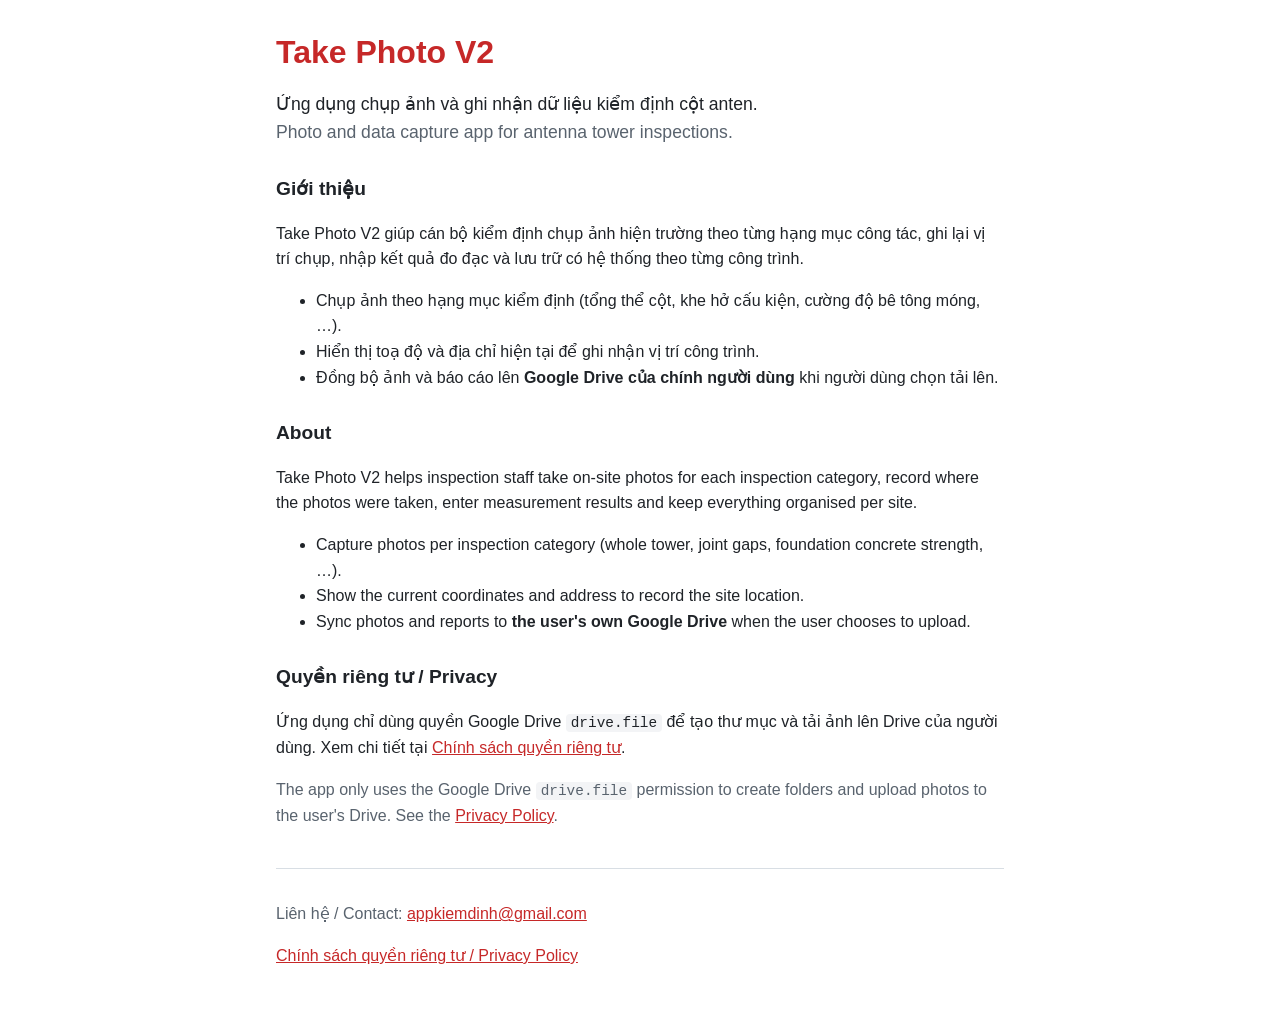
<file: index.html>
<!doctype html>
<html lang="vi">
<head>
<meta charset="utf-8">
<meta name="viewport" content="width=device-width, initial-scale=1">
<title>Take Photo V2</title>
<meta name="description" content="Take Photo V2 – ứng dụng chụp ảnh kiểm định cột anten và đồng bộ lên Google Drive của người dùng.">
<meta name="google-site-verification" content="KKOMBe_g1uF0JuQlc5k4bXUz-mW7T5pPLnm95WazIwg" />
<link rel="stylesheet" href="style.css">
</head>
<body>
<main>
  <header>
    <h1>Take Photo V2</h1>
    <p class="lead">Ứng dụng chụp ảnh và ghi nhận dữ liệu kiểm định cột anten.<br>
    <span class="en">Photo and data capture app for antenna tower inspections.</span></p>
  </header>

  <section>
    <h2>Giới thiệu</h2>
    <p>Take Photo V2 giúp cán bộ kiểm định chụp ảnh hiện trường theo từng hạng mục công tác, ghi lại vị trí
    chụp, nhập kết quả đo đạc và lưu trữ có hệ thống theo từng công trình.</p>
    <ul>
      <li>Chụp ảnh theo hạng mục kiểm định (tổng thể cột, khe hở cấu kiện, cường độ bê tông móng, …).</li>
      <li>Hiển thị toạ độ và địa chỉ hiện tại để ghi nhận vị trí công trình.</li>
      <li>Đồng bộ ảnh và báo cáo lên <strong>Google Drive của chính người dùng</strong> khi người dùng chọn tải lên.</li>
    </ul>
  </section>

  <section class="en">
    <h2>About</h2>
    <p>Take Photo V2 helps inspection staff take on-site photos for each inspection category, record where the
    photos were taken, enter measurement results and keep everything organised per site.</p>
    <ul>
      <li>Capture photos per inspection category (whole tower, joint gaps, foundation concrete strength, …).</li>
      <li>Show the current coordinates and address to record the site location.</li>
      <li>Sync photos and reports to <strong>the user's own Google Drive</strong> when the user chooses to upload.</li>
    </ul>
  </section>

  <section>
    <h2>Quyền riêng tư / Privacy</h2>
    <p>Ứng dụng chỉ dùng quyền Google Drive <code>drive.file</code> để tạo thư mục và tải ảnh lên Drive của người
    dùng. Xem chi tiết tại <a href="privacy.html">Chính sách quyền riêng tư</a>.</p>
    <p class="en">The app only uses the Google Drive <code>drive.file</code> permission to create folders and upload
    photos to the user's Drive. See the <a href="privacy.html">Privacy Policy</a>.</p>
  </section>

  <footer>
    <p>Liên hệ / Contact: <a href="mailto:appkiemdinh@gmail.com">appkiemdinh@gmail.com</a></p>
    <p><a href="privacy.html">Chính sách quyền riêng tư / Privacy Policy</a></p>
  </footer>
</main>
</body>
</html>
</file>
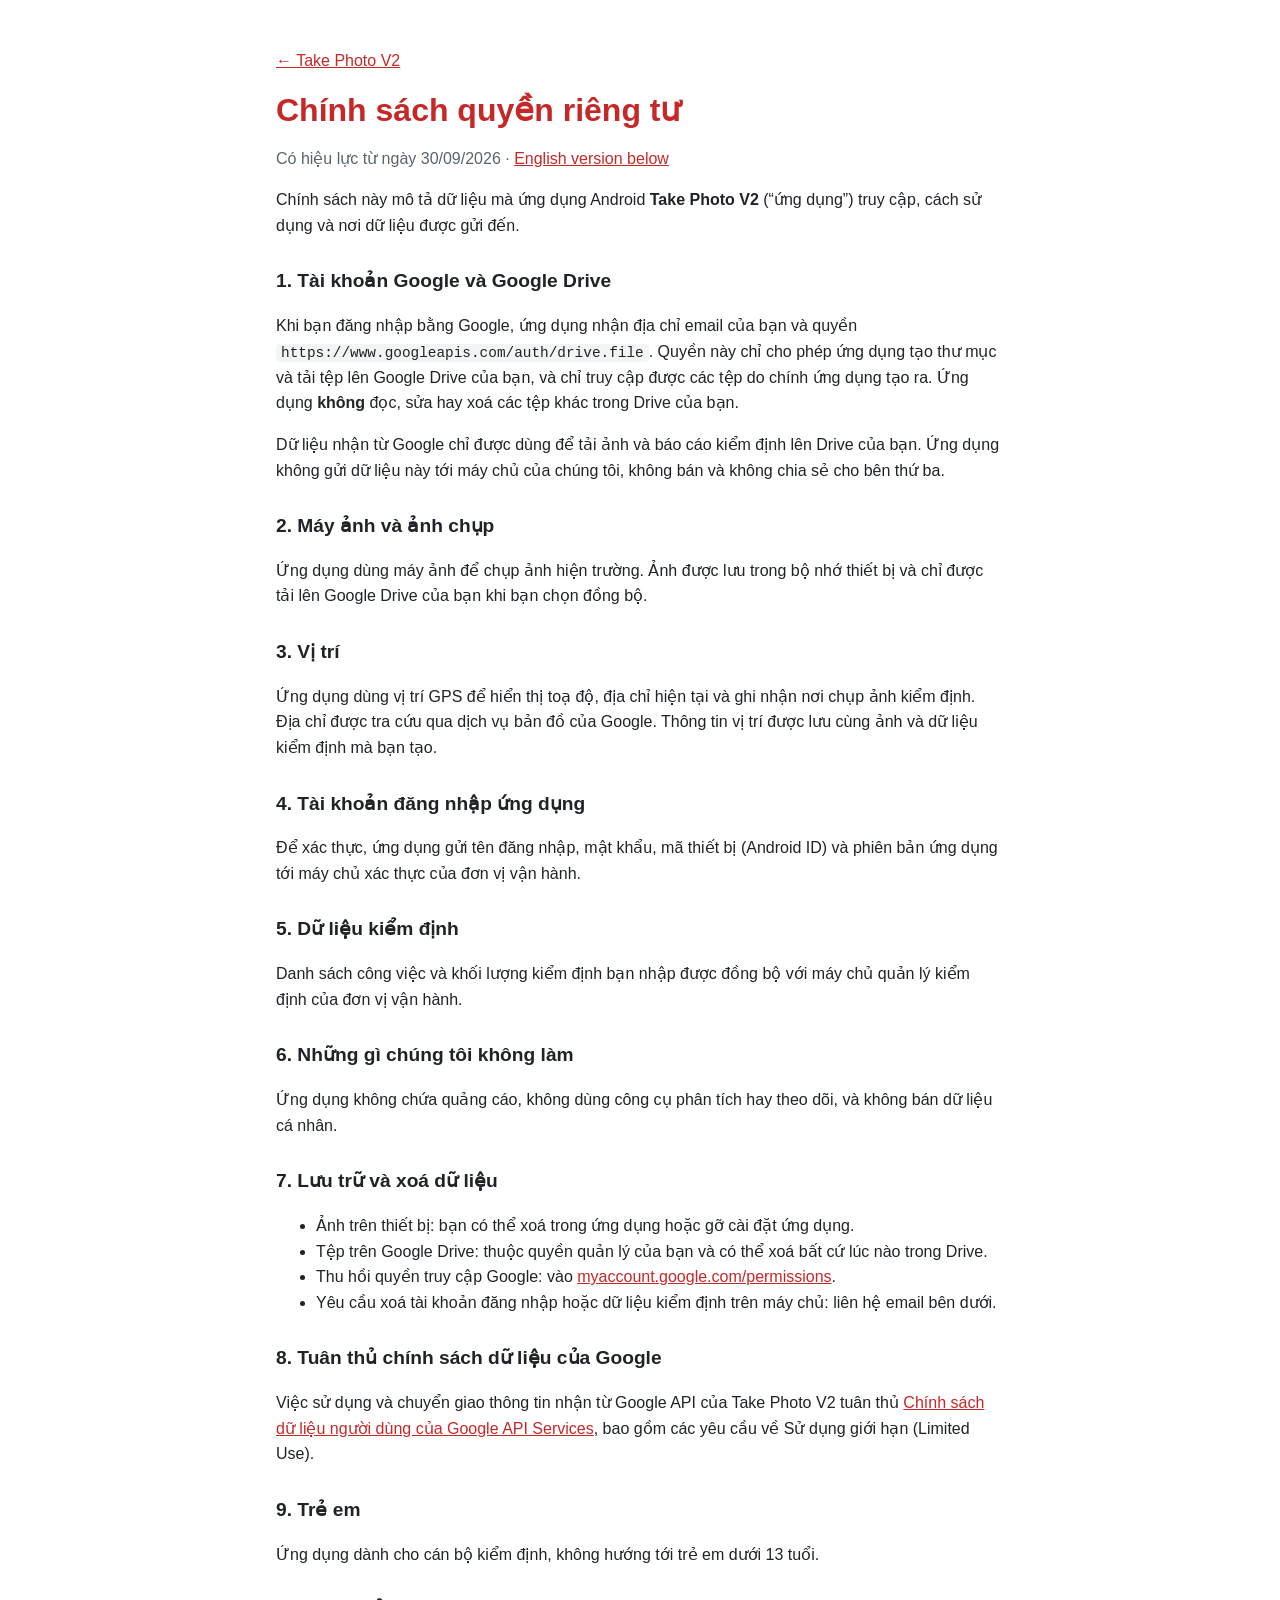
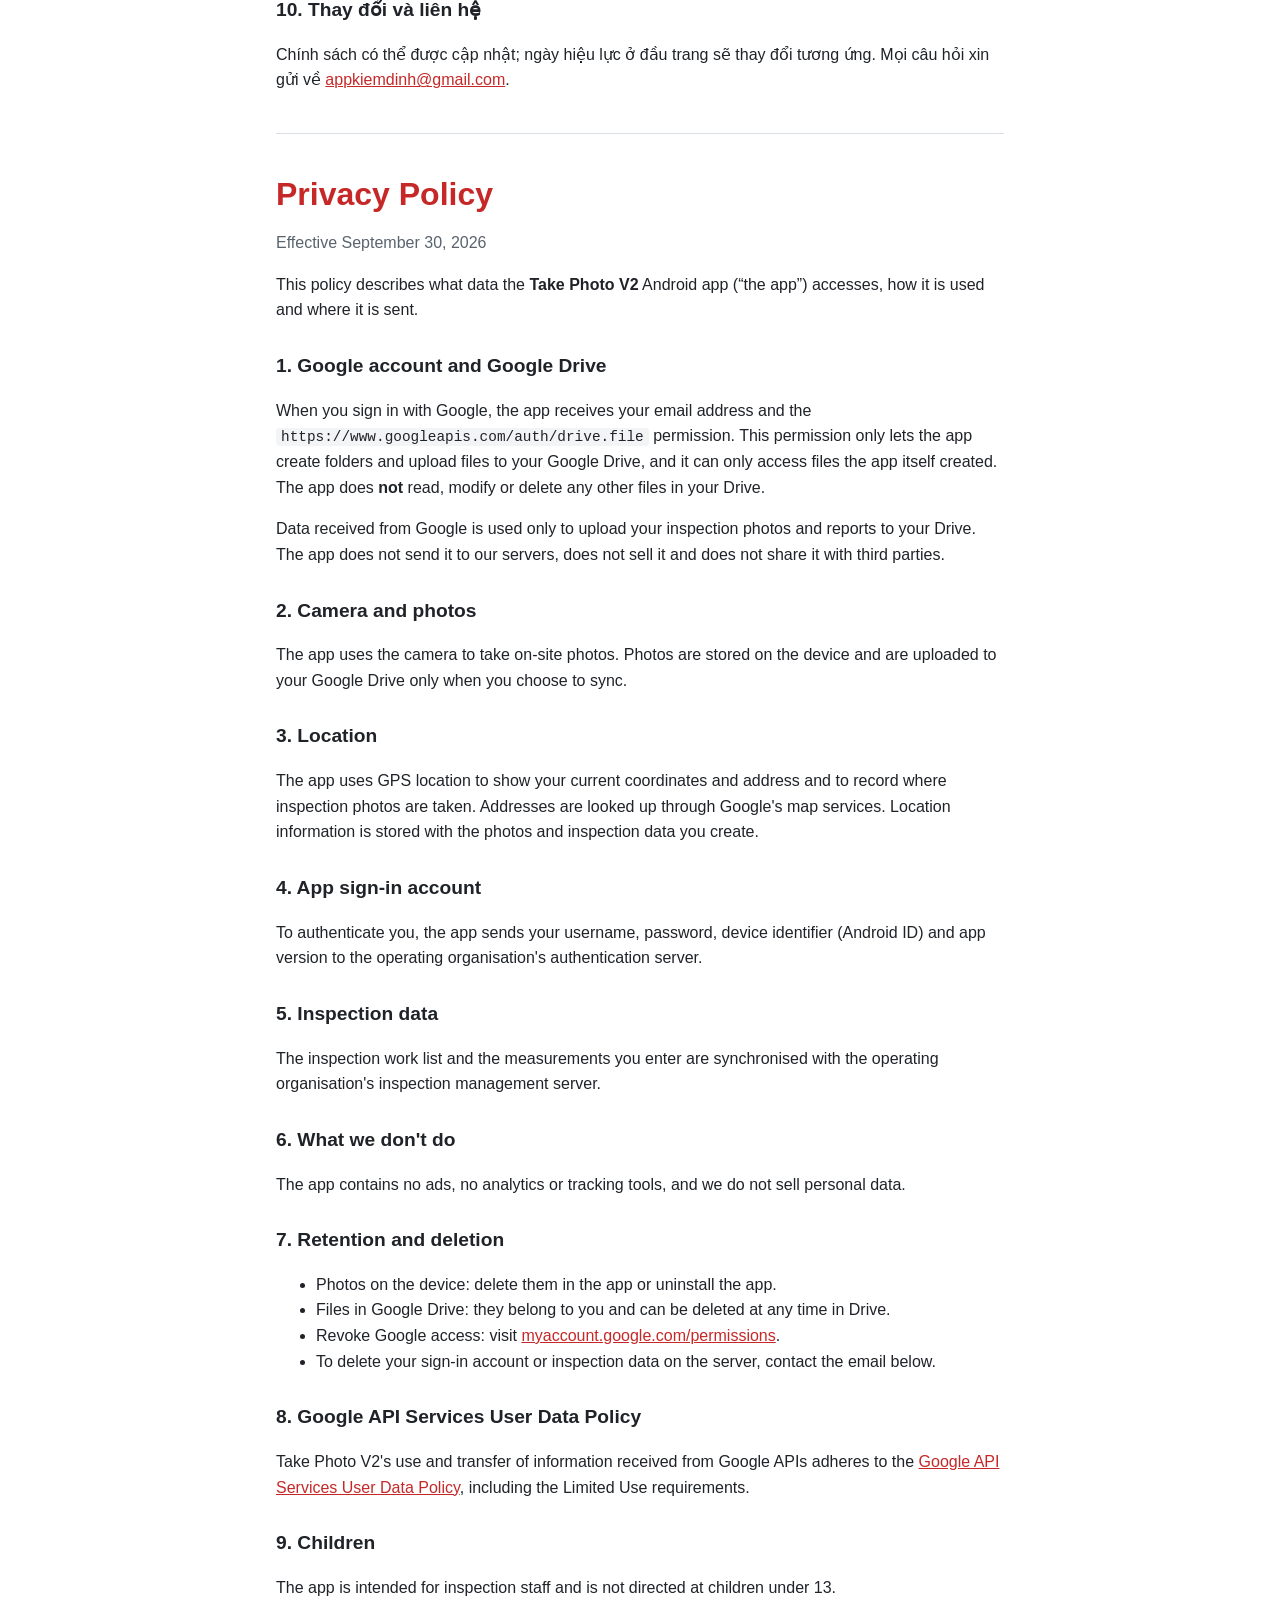
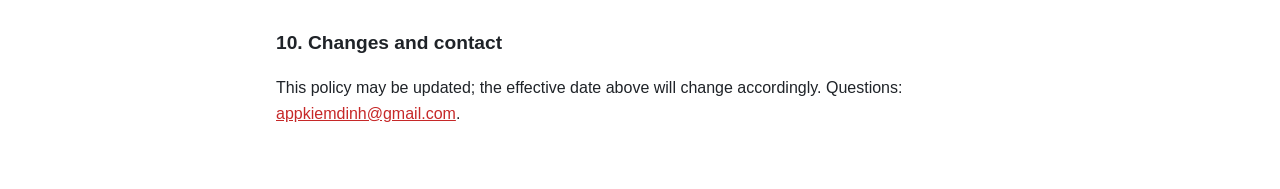
<file: privacy.html>
<!doctype html>
<html lang="vi">
<head>
<meta charset="utf-8">
<meta name="viewport" content="width=device-width, initial-scale=1">
<title>Privacy Policy – Take Photo V2</title>
<meta name="description" content="Chính sách quyền riêng tư của ứng dụng Take Photo V2 / Take Photo V2 privacy policy.">
<link rel="stylesheet" href="style.css">
</head>
<body>
<main>
  <p><a href="./">← Take Photo V2</a></p>
  <h1>Chính sách quyền riêng tư</h1>
  <p class="meta">Có hiệu lực từ ngày 30/09/2026 · <a href="#en">English version below</a></p>

  <p>Chính sách này mô tả dữ liệu mà ứng dụng Android <strong>Take Photo V2</strong> (“ứng dụng”) truy cập,
  cách sử dụng và nơi dữ liệu được gửi đến.</p>

  <h2>1. Tài khoản Google và Google Drive</h2>
  <p>Khi bạn đăng nhập bằng Google, ứng dụng nhận địa chỉ email của bạn và quyền
  <code>https://www.googleapis.com/auth/drive.file</code>. Quyền này chỉ cho phép ứng dụng tạo thư mục và tải
  tệp lên Google Drive của bạn, và chỉ truy cập được các tệp do chính ứng dụng tạo ra. Ứng dụng
  <strong>không</strong> đọc, sửa hay xoá các tệp khác trong Drive của bạn.</p>
  <p>Dữ liệu nhận từ Google chỉ được dùng để tải ảnh và báo cáo kiểm định lên Drive của bạn. Ứng dụng không gửi
  dữ liệu này tới máy chủ của chúng tôi, không bán và không chia sẻ cho bên thứ ba.</p>

  <h2>2. Máy ảnh và ảnh chụp</h2>
  <p>Ứng dụng dùng máy ảnh để chụp ảnh hiện trường. Ảnh được lưu trong bộ nhớ thiết bị và chỉ được tải lên
  Google Drive của bạn khi bạn chọn đồng bộ.</p>

  <h2>3. Vị trí</h2>
  <p>Ứng dụng dùng vị trí GPS để hiển thị toạ độ, địa chỉ hiện tại và ghi nhận nơi chụp ảnh kiểm định. Địa chỉ
  được tra cứu qua dịch vụ bản đồ của Google. Thông tin vị trí được lưu cùng ảnh và dữ liệu kiểm định mà bạn tạo.</p>

  <h2>4. Tài khoản đăng nhập ứng dụng</h2>
  <p>Để xác thực, ứng dụng gửi tên đăng nhập, mật khẩu, mã thiết bị (Android ID) và phiên bản ứng dụng tới máy
  chủ xác thực của đơn vị vận hành.</p>

  <h2>5. Dữ liệu kiểm định</h2>
  <p>Danh sách công việc và khối lượng kiểm định bạn nhập được đồng bộ với máy chủ quản lý kiểm định của đơn vị
  vận hành.</p>

  <h2>6. Những gì chúng tôi không làm</h2>
  <p>Ứng dụng không chứa quảng cáo, không dùng công cụ phân tích hay theo dõi, và không bán dữ liệu cá nhân.</p>

  <h2>7. Lưu trữ và xoá dữ liệu</h2>
  <ul>
    <li>Ảnh trên thiết bị: bạn có thể xoá trong ứng dụng hoặc gỡ cài đặt ứng dụng.</li>
    <li>Tệp trên Google Drive: thuộc quyền quản lý của bạn và có thể xoá bất cứ lúc nào trong Drive.</li>
    <li>Thu hồi quyền truy cập Google: vào <a href="https://myaccount.google.com/permissions">myaccount.google.com/permissions</a>.</li>
    <li>Yêu cầu xoá tài khoản đăng nhập hoặc dữ liệu kiểm định trên máy chủ: liên hệ email bên dưới.</li>
  </ul>

  <h2>8. Tuân thủ chính sách dữ liệu của Google</h2>
  <p>Việc sử dụng và chuyển giao thông tin nhận từ Google API của Take Photo V2 tuân thủ
  <a href="https://developers.google.com/terms/api-services-user-data-policy">Chính sách dữ liệu người dùng của
  Google API Services</a>, bao gồm các yêu cầu về Sử dụng giới hạn (Limited Use).</p>

  <h2>9. Trẻ em</h2>
  <p>Ứng dụng dành cho cán bộ kiểm định, không hướng tới trẻ em dưới 13 tuổi.</p>

  <h2>10. Thay đổi và liên hệ</h2>
  <p>Chính sách có thể được cập nhật; ngày hiệu lực ở đầu trang sẽ thay đổi tương ứng. Mọi câu hỏi xin gửi về
  <a href="mailto:appkiemdinh@gmail.com">appkiemdinh@gmail.com</a>.</p>

  <hr>

  <section id="en" lang="en">
  <h1>Privacy Policy</h1>
  <p class="meta">Effective September 30, 2026</p>

  <p>This policy describes what data the <strong>Take Photo V2</strong> Android app (“the app”) accesses, how it is
  used and where it is sent.</p>

  <h2>1. Google account and Google Drive</h2>
  <p>When you sign in with Google, the app receives your email address and the
  <code>https://www.googleapis.com/auth/drive.file</code> permission. This permission only lets the app create
  folders and upload files to your Google Drive, and it can only access files the app itself created. The app does
  <strong>not</strong> read, modify or delete any other files in your Drive.</p>
  <p>Data received from Google is used only to upload your inspection photos and reports to your Drive. The app
  does not send it to our servers, does not sell it and does not share it with third parties.</p>

  <h2>2. Camera and photos</h2>
  <p>The app uses the camera to take on-site photos. Photos are stored on the device and are uploaded to your
  Google Drive only when you choose to sync.</p>

  <h2>3. Location</h2>
  <p>The app uses GPS location to show your current coordinates and address and to record where inspection photos
  are taken. Addresses are looked up through Google's map services. Location information is stored with the photos
  and inspection data you create.</p>

  <h2>4. App sign-in account</h2>
  <p>To authenticate you, the app sends your username, password, device identifier (Android ID) and app version to
  the operating organisation's authentication server.</p>

  <h2>5. Inspection data</h2>
  <p>The inspection work list and the measurements you enter are synchronised with the operating organisation's
  inspection management server.</p>

  <h2>6. What we don't do</h2>
  <p>The app contains no ads, no analytics or tracking tools, and we do not sell personal data.</p>

  <h2>7. Retention and deletion</h2>
  <ul>
    <li>Photos on the device: delete them in the app or uninstall the app.</li>
    <li>Files in Google Drive: they belong to you and can be deleted at any time in Drive.</li>
    <li>Revoke Google access: visit <a href="https://myaccount.google.com/permissions">myaccount.google.com/permissions</a>.</li>
    <li>To delete your sign-in account or inspection data on the server, contact the email below.</li>
  </ul>

  <h2>8. Google API Services User Data Policy</h2>
  <p>Take Photo V2's use and transfer of information received from Google APIs adheres to the
  <a href="https://developers.google.com/terms/api-services-user-data-policy">Google API Services User Data
  Policy</a>, including the Limited Use requirements.</p>

  <h2>9. Children</h2>
  <p>The app is intended for inspection staff and is not directed at children under 13.</p>

  <h2>10. Changes and contact</h2>
  <p>This policy may be updated; the effective date above will change accordingly. Questions:
  <a href="mailto:appkiemdinh@gmail.com">appkiemdinh@gmail.com</a>.</p>
  </section>
</main>
</body>
</html>
</file>
<file: style.css>
:root {
  --bg: #ffffff;
  --fg: #1f2328;
  --muted: #59636e;
  --accent: #c62828;
  --border: #d8dee4;
  --code-bg: #f3f4f6;
}
@media (prefers-color-scheme: dark) {
  :root {
    --bg: #0d1117;
    --fg: #e6edf3;
    --muted: #9198a1;
    --accent: #ff6b6b;
    --border: #30363d;
    --code-bg: #161b22;
  }
}
* { box-sizing: border-box; }
body {
  margin: 0;
  background: var(--bg);
  color: var(--fg);
  font: 16px/1.6 -apple-system, "Segoe UI", Roboto, "Helvetica Neue", Arial, sans-serif;
}
main { max-width: 760px; margin: 0 auto; padding: 32px 16px 48px; }
h1 { font-size: 2rem; line-height: 1.25; margin: 0 0 8px; color: var(--accent); }
h2 { font-size: 1.2rem; margin: 28px 0 8px; }
a { color: var(--accent); }
code { background: var(--code-bg); padding: 1px 5px; border-radius: 4px; font-size: .9em; overflow-wrap: anywhere; }
.lead { font-size: 1.1rem; }
.meta, .en { color: var(--muted); }
section.en { color: inherit; }
hr { border: 0; border-top: 1px solid var(--border); margin: 40px 0; }
footer { margin-top: 40px; padding-top: 16px; border-top: 1px solid var(--border); color: var(--muted); }
</file>
